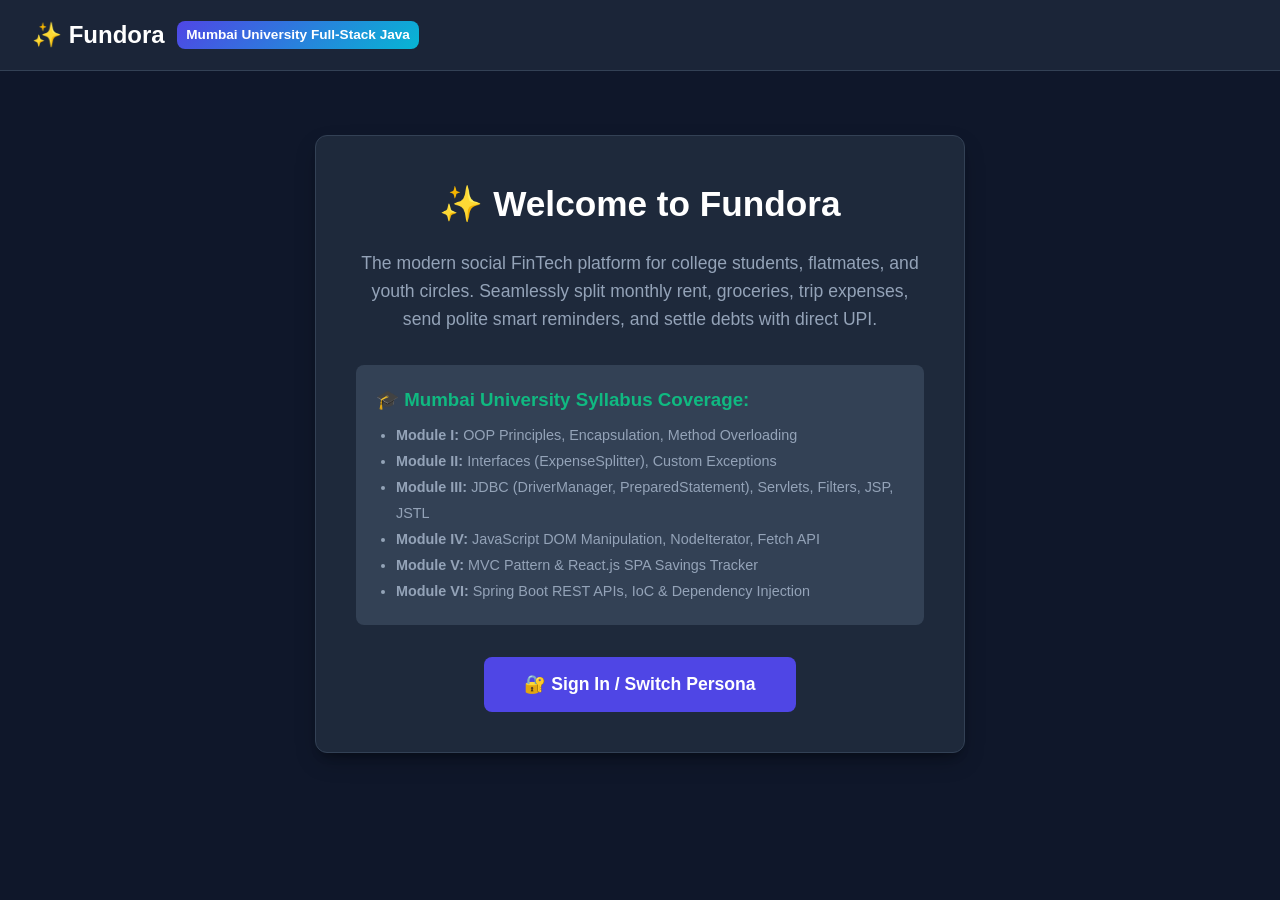
<file: index.html>
<!DOCTYPE html>
<html lang="en">
<head>
    <meta charset="UTF-8">
    <meta name="viewport" content="width=device-width, initial-scale=1.0">
    <title>Fundora - Social FinTech for Flatmates & Trips</title>
    <link rel="stylesheet" href="static/css/styles.css">
</head>
<body>

    <header class="navbar">
        <a href="index.html" class="brand">
            <span>✨ Fundora</span>
            <span class="brand-badge">Mumbai University Full-Stack Java</span>
        </a>
    </header>

    <div class="container" style="text-align: center; margin-top: 4rem;">
        <div class="card" style="max-width: 650px; margin: 0 auto; padding: 2.5rem;">
            <h1 style="font-size: 2.2rem; color: #fff; margin-bottom: 1rem;">✨ Welcome to Fundora</h1>
            <p style="color: var(--text-muted); font-size: 1.1rem; margin-bottom: 2rem;">
                The modern social FinTech platform for college students, flatmates, and youth circles. 
                Seamlessly split monthly rent, groceries, trip expenses, send polite smart reminders, and settle debts with direct UPI.
            </p>

            <div style="background: var(--bg-card-alt); padding: 1.25rem; border-radius: 8px; margin-bottom: 2rem; text-align: left;">
                <h3 style="color: var(--accent); margin-bottom: 0.5rem;">🎓 Mumbai University Syllabus Coverage:</h3>
                <ul style="color: var(--text-muted); font-size: 0.9rem; padding-left: 1.25rem; line-height: 1.8;">
                    <li><strong>Module I:</strong> OOP Principles, Encapsulation, Method Overloading</li>
                    <li><strong>Module II:</strong> Interfaces (ExpenseSplitter), Custom Exceptions</li>
                    <li><strong>Module III:</strong> JDBC (DriverManager, PreparedStatement), Servlets, Filters, JSP, JSTL</li>
                    <li><strong>Module IV:</strong> JavaScript DOM Manipulation, NodeIterator, Fetch API</li>
                    <li><strong>Module V:</strong> MVC Pattern & React.js SPA Savings Tracker</li>
                    <li><strong>Module VI:</strong> Spring Boot REST APIs, IoC & Dependency Injection</li>
                </ul>
            </div>

            <div style="display: flex; justify-content: center;">
                <a href="login.html" class="btn btn-primary" style="font-size: 1.1rem; padding: 0.85rem 2.5rem;">
                    🔐 Sign In / Switch Persona
                </a>
            </div>
        </div>
    </div>

</body>
</html>
</file>
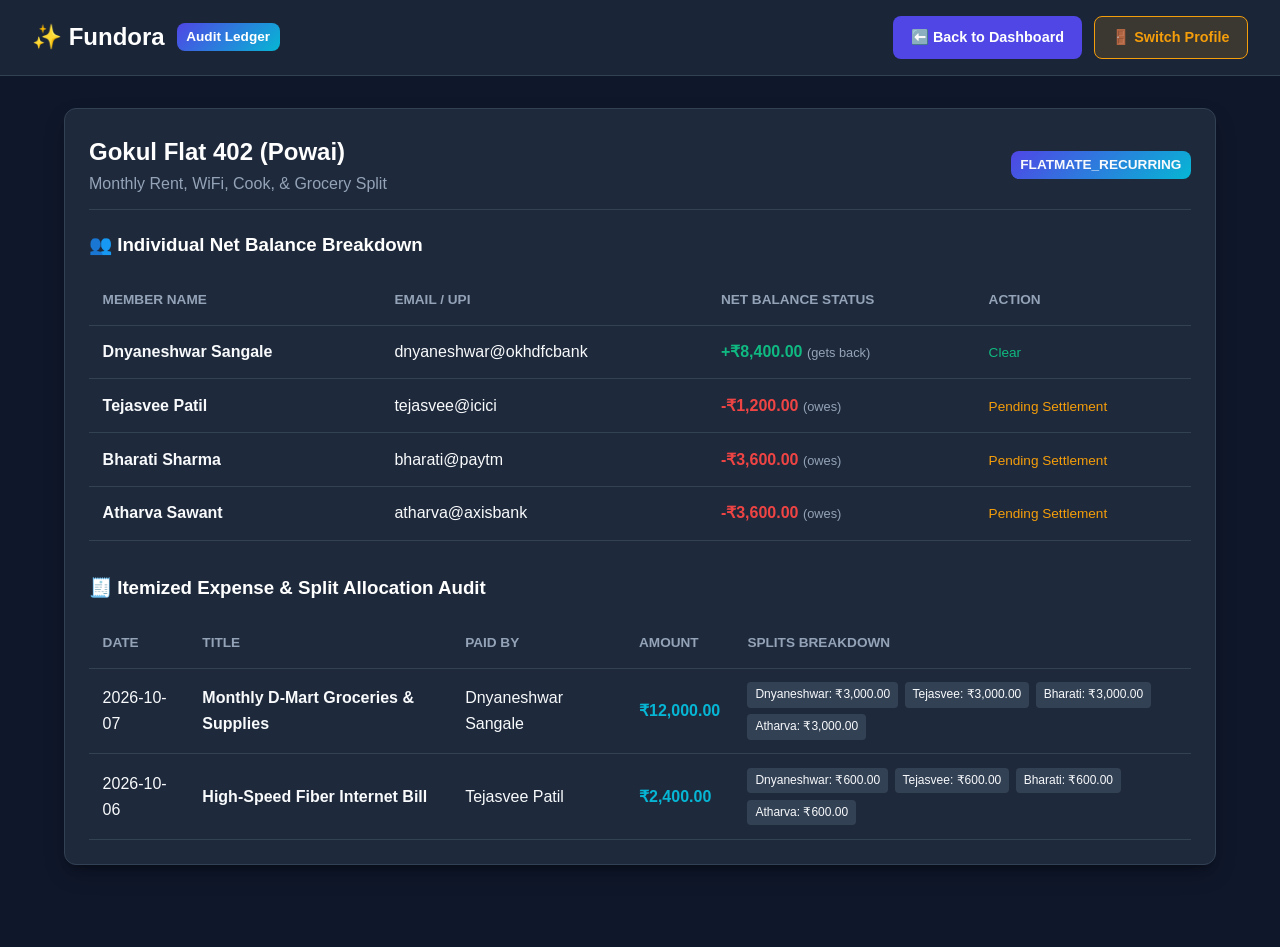
<file: ledger.html>
<!DOCTYPE html>
<html lang="en">
<head>
    <meta charset="UTF-8">
    <meta name="viewport" content="width=device-width, initial-scale=1.0">
    <title>Fundora - Detailed Group Ledger</title>
    <link rel="stylesheet" href="static/css/styles.css">
    <script src="static/js/demo-data.js"></script>
</head>
<body>

    <header class="navbar">
        <a href="dashboard.html" class="brand">
            <span>✨ Fundora</span>
            <span class="brand-badge">Audit Ledger</span>
        </a>
        <div style="display: flex; gap: 0.75rem;">
            <a id="backLink" href="dashboard.html" class="btn btn-primary">
                ⬅️ Back to Dashboard
            </a>
            <a href="login.html" class="btn btn-nudge" style="text-decoration: none;">
                🚪 Switch Profile
            </a>
        </div>
    </header>

    <div class="container">
        <div class="card" id="ledgerCard">
            <div class="card-header">
                <div>
                    <h1 class="card-title" style="font-size: 1.5rem;" id="groupName"></h1>
                    <p style="color: var(--text-muted);" id="groupDesc"></p>
                </div>
                <span class="brand-badge" id="groupType"></span>
            </div>

            <!-- Net balances summary breakdown -->
            <h3 style="margin-bottom: 1rem; color: #fff;">👥 Individual Net Balance Breakdown</h3>
            <table class="data-table" style="margin-bottom: 2rem;">
                <thead>
                    <tr>
                        <th>Member Name</th>
                        <th>Email / UPI</th>
                        <th>Net Balance Status</th>
                        <th>Action</th>
                    </tr>
                </thead>
                <tbody id="balancesBody"></tbody>
            </table>

            <!-- Itemized Expenses with Split Breakdowns -->
            <h3 style="margin-bottom: 1rem; color: #fff;">🧾 Itemized Expense & Split Allocation Audit</h3>
            <table class="data-table">
                <thead>
                    <tr>
                        <th>Date</th>
                        <th>Title</th>
                        <th>Paid By</th>
                        <th>Amount</th>
                        <th>Splits Breakdown</th>
                    </tr>
                </thead>
                <tbody id="expensesBody"></tbody>
            </table>
        </div>
    </div>

    <script>
        (function renderLedger() {
            const esc = FundoraDemo.escapeHTML;
            const inr = FundoraDemo.formatINR;
            const me = FundoraDemo.currentUser();
            const groups = FundoraDemo.groupsFor(me.id);
            const requested = new URLSearchParams(window.location.search).get('groupId');
            const groupId = groups.some(g => g.id === requested) ? requested : groups[0].id;
            const L = FundoraDemo.ledger(groupId);

            document.getElementById('backLink').href = `dashboard.html?groupId=${encodeURIComponent(groupId)}`;
            document.getElementById('groupName').textContent = L.group.name;
            document.getElementById('groupDesc').textContent = L.group.description;
            document.getElementById('groupType').textContent = L.group.groupType;

            document.getElementById('balancesBody').innerHTML = L.group.members.map(id => {
                const u = FundoraDemo.user(id);
                const bal = L.balances[id] || 0;
                const owes = bal < 0;
                return `
                <tr>
                    <td><strong>${esc(u.name)}</strong></td>
                    <td>${esc(u.upi)}</td>
                    <td style="font-weight: bold; color: ${owes ? 'var(--danger)' : 'var(--accent)'};">
                        ${owes ? '-' : '+'}₹${inr(Math.abs(bal))}
                        <span style="font-size: 0.8rem; font-weight: normal; color: var(--text-muted);">(${owes ? 'owes' : 'gets back'})</span>
                    </td>
                    <td>${owes
                        ? '<span style="color: var(--warning); font-size: 0.85rem;">Pending Settlement</span>'
                        : '<span style="color: var(--accent); font-size: 0.85rem;">Clear</span>'}</td>
                </tr>`;
            }).join('');

            document.getElementById('expensesBody').innerHTML = L.expenses.length === 0
                ? '<tr><td colspan="5" style="text-align: center; color: var(--text-muted); padding: 1.5rem;">No expenses recorded yet in this group.</td></tr>'
                : L.expenses.map(e => `
                <tr>
                    <td>${esc(e.date)}</td>
                    <td><strong>${esc(e.title)}</strong></td>
                    <td>${esc(FundoraDemo.user(e.paidBy).name)}</td>
                    <td style="color: var(--secondary); font-weight: bold;">₹${inr(e.amount)}</td>
                    <td>
                        <div style="display: flex; flex-wrap: wrap; gap: 0.4rem;">
                            ${Object.entries(e.splits).map(([uid, share]) => `
                                <span style="background: var(--bg-card-alt); padding: 0.2rem 0.5rem; border-radius: 4px; font-size: 0.75rem;">
                                    ${esc(FundoraDemo.user(uid).name.split(' ')[0])}: ₹${inr(share)}
                                </span>`).join('')}
                        </div>
                    </td>
                </tr>`).join('');
        })();
    </script>

</body>
</html>
</file>
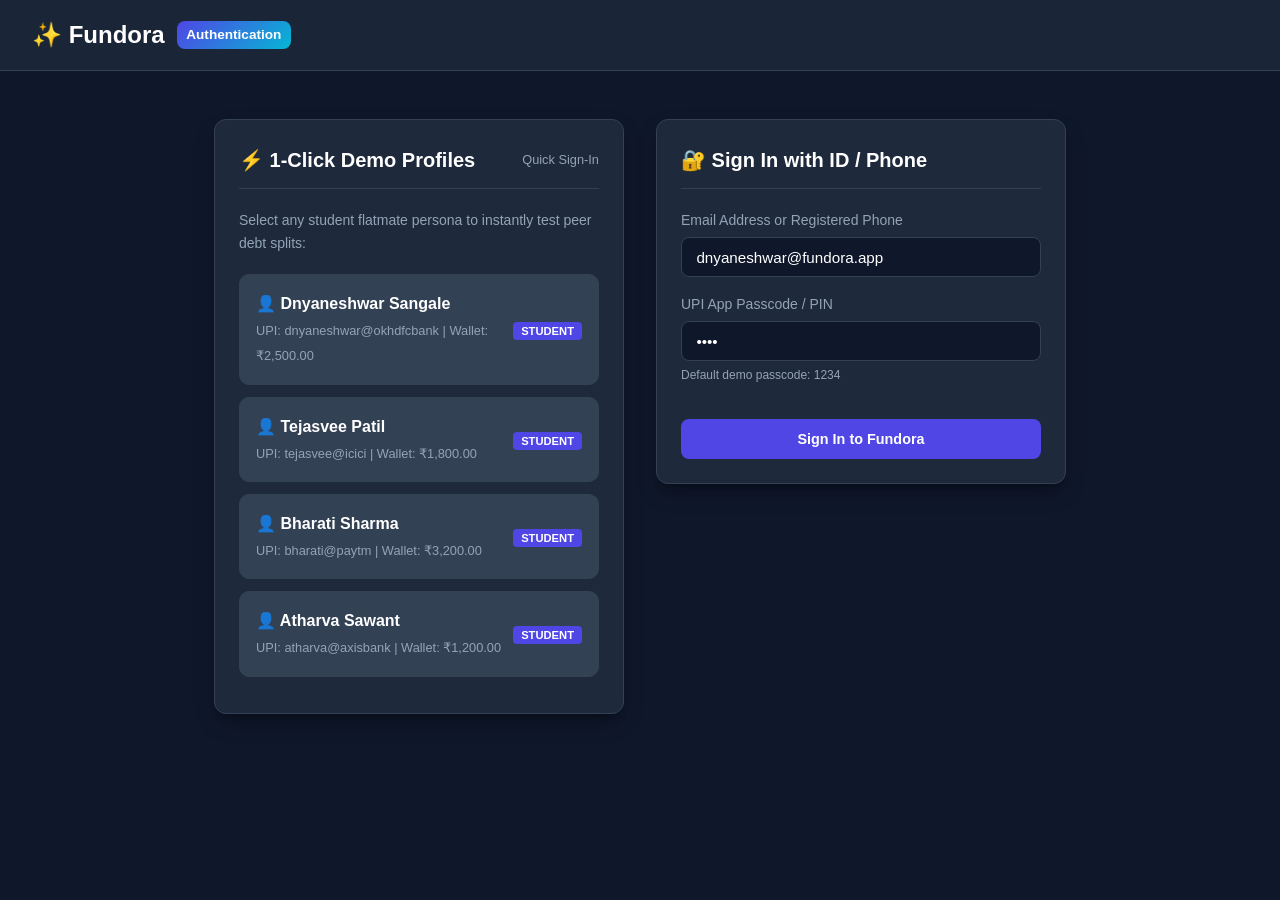
<file: login.html>
<!DOCTYPE html>
<html lang="en">
<head>
    <meta charset="UTF-8">
    <meta name="viewport" content="width=device-width, initial-scale=1.0">
    <title>Fundora - Sign In / Persona Switcher</title>
    <link rel="stylesheet" href="static/css/styles.css">
    <style>
        .login-container { max-width: 900px; margin: 3rem auto; padding: 0 1.5rem; }
        .login-grid { display: grid; grid-template-columns: 1fr 1fr; gap: 2rem; align-items: start; }
        @media (max-width: 768px) { .login-grid { grid-template-columns: 1fr; } }
        .persona-card {
            background: var(--bg-card-alt); border: 1px solid var(--border-color); border-radius: 10px;
            padding: 1rem; margin-bottom: 0.75rem; display: flex; justify-content: space-between;
            align-items: center; cursor: pointer; transition: all 0.2s;
        }
        .persona-card:hover { border-color: var(--primary); transform: translateX(4px); background: rgba(79, 70, 229, 0.15); }
        .persona-name { font-weight: 600; color: #fff; display: block; }
        .persona-meta { font-size: 0.8rem; color: var(--text-muted); }
        .role-badge { background: var(--primary); color: #fff; font-size: 0.7rem; padding: 0.2rem 0.5rem; border-radius: 4px; font-weight: 600; }
        .role-badge.manager { background: #f59e0b; }
    </style>
</head>
<body>

    <header class="navbar">
        <a href="login.html" class="brand">
            <span>✨ Fundora</span>
            <span class="brand-badge">Authentication</span>
        </a>
    </header>

    <div class="login-container">
        <div class="login-grid">
            
            <!-- Left Panel: 1-Click Persona Quick Switcher -->
            <div class="card">
                <div class="card-header">
                    <h2 class="card-title">⚡ 1-Click Demo Profiles</h2>
                    <span style="font-size: 0.8rem; color: var(--text-muted);">Quick Sign-In</span>
                </div>
                <p style="color: var(--text-muted); font-size: 0.875rem; margin-bottom: 1.25rem;">
                    Select any student flatmate persona to instantly test peer debt splits:
                </p>

                <div class="persona-card" onclick="selectPersona(1)">
                    <div>
                        <span class="persona-name">👤 Dnyaneshwar Sangale</span>
                        <span class="persona-meta">UPI: dnyaneshwar@okhdfcbank | Wallet: ₹2,500.00</span>
                    </div>
                    <div><span class="role-badge">STUDENT</span></div>
                </div>

                <div class="persona-card" onclick="selectPersona(2)">
                    <div>
                        <span class="persona-name">👤 Tejasvee Patil</span>
                        <span class="persona-meta">UPI: tejasvee@icici | Wallet: ₹1,800.00</span>
                    </div>
                    <div><span class="role-badge">STUDENT</span></div>
                </div>

                <div class="persona-card" onclick="selectPersona(3)">
                    <div>
                        <span class="persona-name">👤 Bharati Sharma</span>
                        <span class="persona-meta">UPI: bharati@paytm | Wallet: ₹3,200.00</span>
                    </div>
                    <div><span class="role-badge">STUDENT</span></div>
                </div>

                <div class="persona-card" onclick="selectPersona(4)">
                    <div>
                        <span class="persona-name">👤 Atharva Sawant</span>
                        <span class="persona-meta">UPI: atharva@axisbank | Wallet: ₹1,200.00</span>
                    </div>
                    <div><span class="role-badge">STUDENT</span></div>
                </div>
            </div>

            <!-- Right Panel: Standard Credentials Form -->
            <div class="card">
                <div class="card-header">
                    <h2 class="card-title">🔐 Sign In with ID / Phone</h2>
                </div>
                <form onsubmit="handleFormLogin(event)">
                    <div id="loginError" class="alert-box alert-danger" style="display: none;" role="alert"></div>
                    <div class="form-group">
                        <label class="form-label">Email Address or Registered Phone</label>
                        <input type="text" id="emailInput" class="form-control" placeholder="e.g. dnyaneshwar@fundora.app" value="dnyaneshwar@fundora.app" required/>
                    </div>

                    <div class="form-group">
                        <label class="form-label">UPI App Passcode / PIN</label>
                        <input type="password" class="form-control" placeholder="••••" value="1234"/>
                        <span style="font-size: 0.75rem; color: var(--text-muted);">Default demo passcode: 1234</span>
                    </div>

                    <button type="submit" class="btn btn-primary" style="width: 100%; margin-top: 1rem; padding: 0.75rem;">
                        Sign In to Fundora
                    </button>
                </form>
            </div>

        </div>
    </div>

    <script src="static/js/demo-data.js"></script>
    <script>
        function selectPersona(userId) {
            FundoraDemo.signIn(userId);
            window.location.href = 'dashboard.html';
        }
        function handleFormLogin(e) {
            e.preventDefault();
            const user = FundoraDemo.findUserByLogin(document.getElementById('emailInput').value);
            if (!user) {
                const box = document.getElementById('loginError');
                box.textContent = '⚠️ User not found. Use a demo email (e.g. tejasvee@fundora.app) or phone (e.g. 9820223344).';
                box.style.display = 'block';
                return;
            }
            selectPersona(user.id);
        }
    </script>
</body>
</html>
</file>
<file: static/css/styles.css>
/* =========================================================================
   FUNDORA SOCIAL FINTECH - MODERN DARK/LIGHT THEME STYLING
   ========================================================================= */

:root {
    --primary: #4f46e5;
    --primary-hover: #4338ca;
    --primary-light: #e0e7ff;
    --secondary: #06b6d4;
    --accent: #10b981;
    --danger: #ef4444;
    --warning: #f59e0b;
    --bg-main: #0f172a;
    --bg-card: #1e293b;
    --bg-card-alt: #334155;
    --text-main: #f8fafc;
    --text-muted: #94a3b8;
    --border-color: #334155;
    --radius: 12px;
    --shadow: 0 10px 25px -5px rgba(0, 0, 0, 0.3), 0 8px 10px -6px rgba(0, 0, 0, 0.3);
}

* {
    margin: 0;
    padding: 0;
    box-sizing: border-box;
    font-family: -apple-system, BlinkMacSystemFont, "Segoe UI", Roboto, Oxygen, Ubuntu, Cantarell, sans-serif;
}

body {
    background-color: var(--bg-main);
    color: var(--text-main);
    line-height: 1.6;
    padding-bottom: 50px;
}

.navbar {
    display: flex;
    justify-content: space-between;
    align-items: center;
    padding: 1rem 2rem;
    background-color: rgba(30, 41, 59, 0.85);
    backdrop-filter: blur(12px);
    border-bottom: 1px solid var(--border-color);
    position: sticky;
    top: 0;
    z-index: 100;
}

.brand {
    display: flex;
    align-items: center;
    gap: 0.75rem;
    font-size: 1.5rem;
    font-weight: 700;
    color: #fff;
    text-decoration: none;
}

.brand-badge {
    background: linear-gradient(135deg, var(--primary), var(--secondary));
    padding: 0.2rem 0.6rem;
    border-radius: 8px;
    font-size: 0.85rem;
    font-weight: 600;
}

.user-profile-badge {
    display: flex;
    align-items: center;
    gap: 0.75rem;
    background: var(--bg-card);
    padding: 0.5rem 1rem;
    border-radius: 9999px;
    border: 1px solid var(--border-color);
}

.container {
    max-width: 1200px;
    margin: 2rem auto;
    padding: 0 1.5rem;
}

.hero-stats-grid {
    display: grid;
    grid-template-columns: repeat(auto-fit, minmax(260px, 1fr));
    gap: 1.5rem;
    margin-bottom: 2rem;
}

.stat-card {
    background: var(--bg-card);
    padding: 1.5rem;
    border-radius: var(--radius);
    border: 1px solid var(--border-color);
    box-shadow: var(--shadow);
    transition: transform 0.2s ease;
}

.stat-card:hover {
    transform: translateY(-3px);
}

.stat-title {
    font-size: 0.875rem;
    color: var(--text-muted);
    text-transform: uppercase;
    letter-spacing: 0.05em;
    margin-bottom: 0.5rem;
}

.stat-value {
    font-size: 1.85rem;
    font-weight: 700;
    color: #fff;
}

.stat-value.positive { color: var(--accent); }
.stat-value.negative { color: var(--danger); }

.grid-2col {
    display: grid;
    grid-template-columns: 2fr 1fr;
    gap: 2rem;
    margin-bottom: 2rem;
}

@media (max-width: 860px) {
    .grid-2col {
        grid-template-columns: 1fr;
    }
}

.card {
    background: var(--bg-card);
    border-radius: var(--radius);
    border: 1px solid var(--border-color);
    box-shadow: var(--shadow);
    padding: 1.5rem;
    margin-bottom: 1.5rem;
}

.card-header {
    display: flex;
    justify-content: space-between;
    align-items: center;
    margin-bottom: 1.25rem;
    border-bottom: 1px solid var(--border-color);
    padding-bottom: 0.75rem;
}

.card-title {
    font-size: 1.25rem;
    font-weight: 600;
    color: #fff;
}

/* Debt & Nudge Action List */
.debt-item {
    display: flex;
    justify-content: space-between;
    align-items: center;
    padding: 1rem;
    background: var(--bg-card-alt);
    border-radius: 8px;
    margin-bottom: 0.75rem;
}

.debt-info {
    display: flex;
    flex-direction: column;
}

.debt-names {
    font-weight: 600;
    color: #fff;
}

.debt-upi {
    font-size: 0.8rem;
    color: var(--text-muted);
}

.debt-actions {
    display: flex;
    align-items: center;
    gap: 0.5rem;
}

.btn {
    display: inline-flex;
    align-items: center;
    justify-content: center;
    gap: 0.5rem;
    padding: 0.55rem 1.1rem;
    font-weight: 600;
    font-size: 0.9rem;
    border-radius: 8px;
    border: none;
    cursor: pointer;
    text-decoration: none;
    transition: all 0.2s;
}

.btn-primary {
    background: var(--primary);
    color: #fff;
}

.btn-primary:hover {
    background: var(--primary-hover);
}

.btn-accent {
    background: var(--accent);
    color: #fff;
}

.btn-accent:hover {
    filter: brightness(1.1);
}

.btn-nudge {
    background: rgba(245, 158, 11, 0.15);
    color: var(--warning);
    border: 1px solid var(--warning);
}

.btn-nudge:hover {
    background: rgba(245, 158, 11, 0.3);
}

.btn-upi {
    background: #0070ba;
    color: #fff;
}

.btn-upi:hover {
    background: #005ea6;
}

/* Forms */
.form-group {
    margin-bottom: 1rem;
}

.form-label {
    display: block;
    margin-bottom: 0.35rem;
    font-size: 0.875rem;
    color: var(--text-muted);
}

.form-control {
    width: 100%;
    padding: 0.65rem 0.9rem;
    background: var(--bg-main);
    border: 1px solid var(--border-color);
    border-radius: 8px;
    color: #fff;
    font-size: 0.95rem;
}

.form-control:focus {
    outline: none;
    border-color: var(--primary);
}

/* Table */
.data-table {
    width: 100%;
    border-collapse: collapse;
    margin-top: 0.5rem;
}

.data-table th, .data-table td {
    padding: 0.85rem;
    text-align: left;
    border-bottom: 1px solid var(--border-color);
}

.data-table th {
    color: var(--text-muted);
    font-size: 0.85rem;
    text-transform: uppercase;
}

/* Toast Alerts */
.toast-container {
    position: fixed;
    bottom: 2rem;
    right: 2rem;
    z-index: 1000;
    display: flex;
    flex-direction: column;
    gap: 0.75rem;
}

.toast {
    background: var(--bg-card);
    border: 1px solid var(--primary);
    box-shadow: var(--shadow);
    padding: 1rem 1.5rem;
    border-radius: var(--radius);
    color: #fff;
    display: flex;
    align-items: center;
    gap: 0.75rem;
    animation: slideIn 0.3s ease;
}

@keyframes slideIn {
    from { transform: translateX(100%); opacity: 0; }
    to { transform: translateX(0); opacity: 1; }
}

/* Modal Overlay & Card */
.modal-overlay {
    position: fixed;
    top: 0;
    left: 0;
    width: 100%;
    height: 100%;
    background: rgba(15, 23, 42, 0.78);
    backdrop-filter: blur(8px);
    display: flex;
    align-items: center;
    justify-content: center;
    z-index: 1000;
}

.modal-card {
    background: var(--bg-card);
    border: 1px solid var(--border-color);
    border-radius: var(--radius);
    box-shadow: 0 25px 50px -12px rgba(0, 0, 0, 0.6);
    width: 90%;
    max-width: 520px;
    padding: 1.75rem;
    position: relative;
    animation: modalFadeIn 0.2s ease-out;
}

@keyframes modalFadeIn {
    from {
        opacity: 0;
        transform: translateY(-12px) scale(0.97);
    }
    to {
        opacity: 1;
        transform: translateY(0) scale(1);
    }
}

.modal-header {
    display: flex;
    justify-content: space-between;
    align-items: center;
    margin-bottom: 1.25rem;
    padding-bottom: 0.75rem;
    border-bottom: 1px solid var(--border-color);
}

.modal-close {
    background: none;
    border: none;
    color: var(--text-muted);
    font-size: 1.6rem;
    line-height: 1;
    cursor: pointer;
    transition: color 0.2s;
}

.modal-close:hover {
    color: #fff;
}

/* Inline Alerts (flash messages on login / dashboard) */
.alert-box {
    padding: 0.85rem 1rem;
    border-radius: 8px;
    margin-bottom: 1.25rem;
    font-size: 0.9rem;
}

.alert-danger {
    background: rgba(239, 68, 68, 0.15);
    border: 1px solid var(--danger);
    color: #fca5a5;
}

.alert-success {
    background: rgba(16, 185, 129, 0.15);
    border: 1px solid var(--accent);
    color: #6ee7b7;
}

.toast.toast-success { border-color: var(--accent); }
.toast.toast-error { border-color: var(--danger); }

.btn:disabled {
    opacity: 0.6;
    cursor: not-allowed;
}

/* Small screens: let the navbar, debt rows and wide tables wrap or scroll instead of overflowing */
@media (max-width: 640px) {
    .navbar {
        flex-wrap: wrap;
        gap: 0.75rem;
        padding: 0.75rem 1rem;
    }

    .user-profile-badge {
        flex-wrap: wrap;
        border-radius: 12px;
    }

    .container {
        padding: 0 1rem;
    }

    .debt-item {
        flex-direction: column;
        align-items: flex-start;
        gap: 0.75rem;
    }

    .data-table {
        display: block;
        overflow-x: auto;
        white-space: nowrap;
    }

    .toast-container {
        left: 1rem;
        right: 1rem;
        bottom: 1rem;
    }
}
</file>
